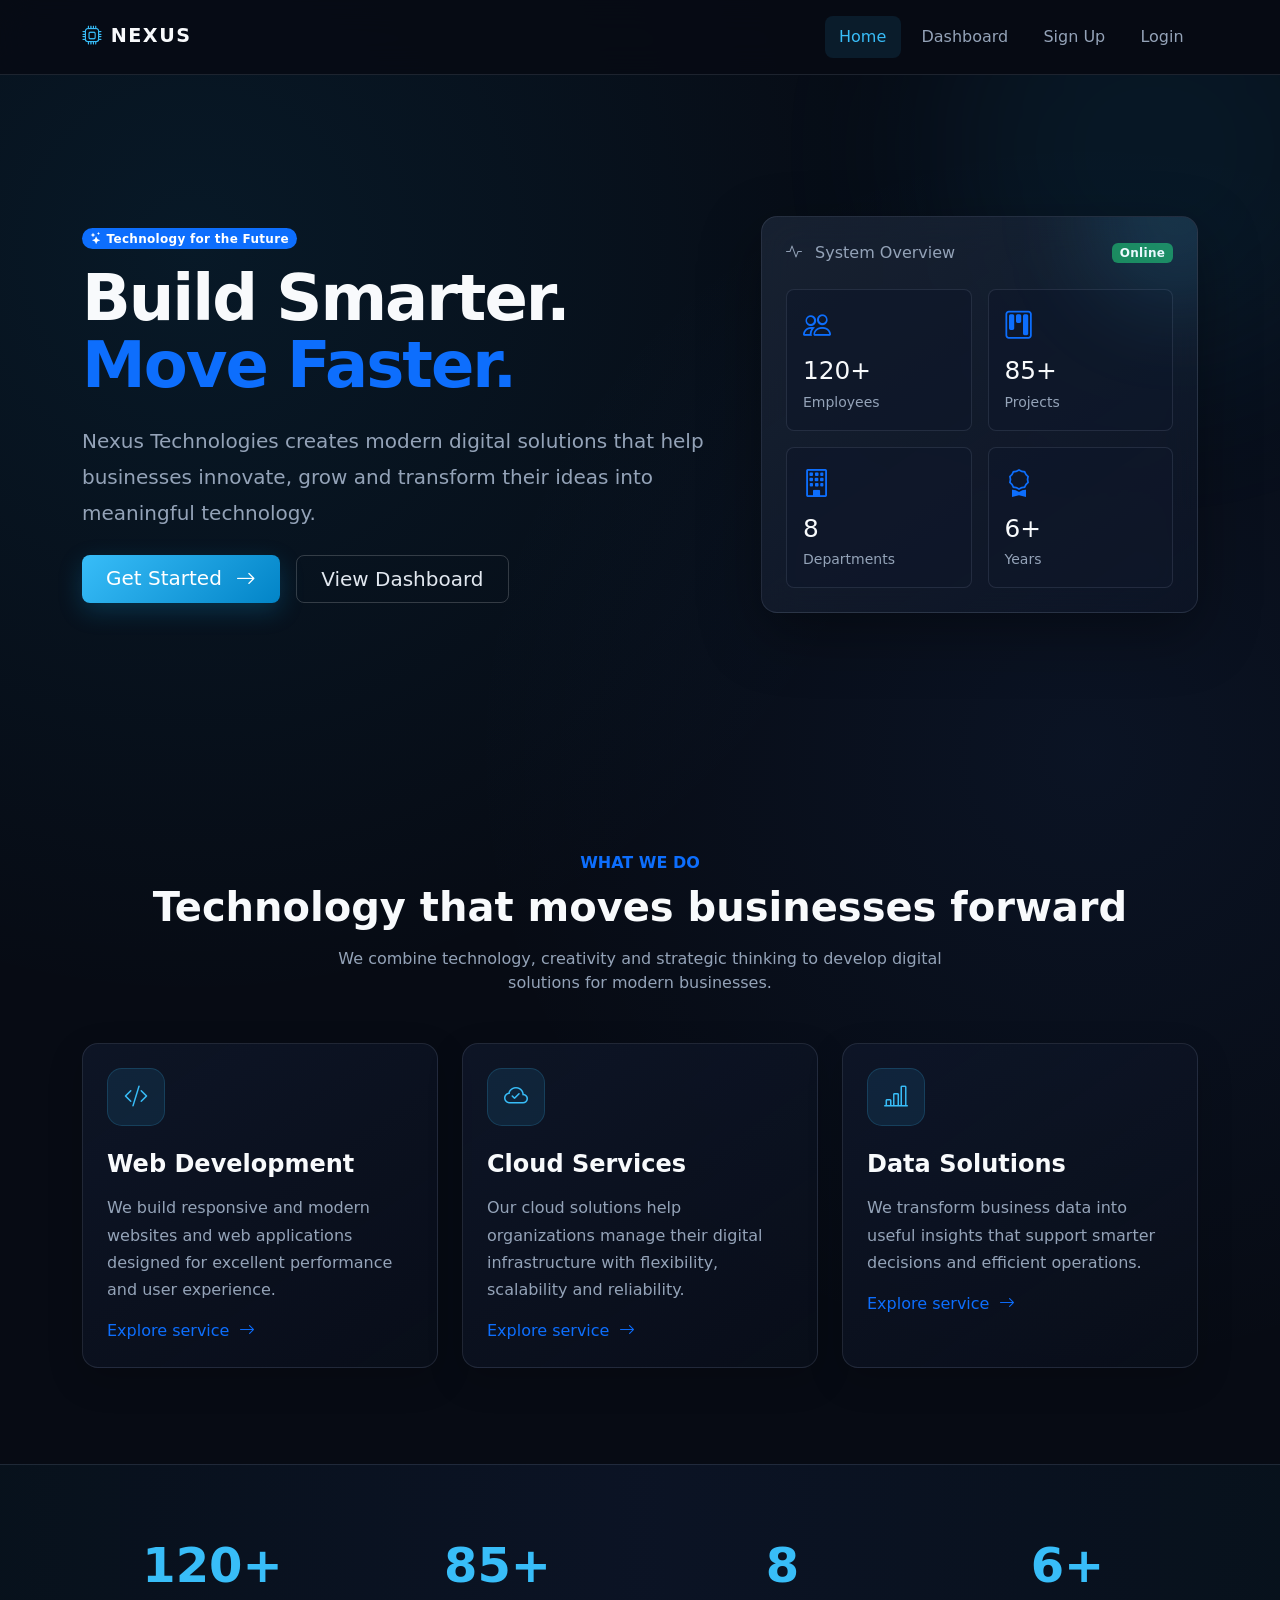
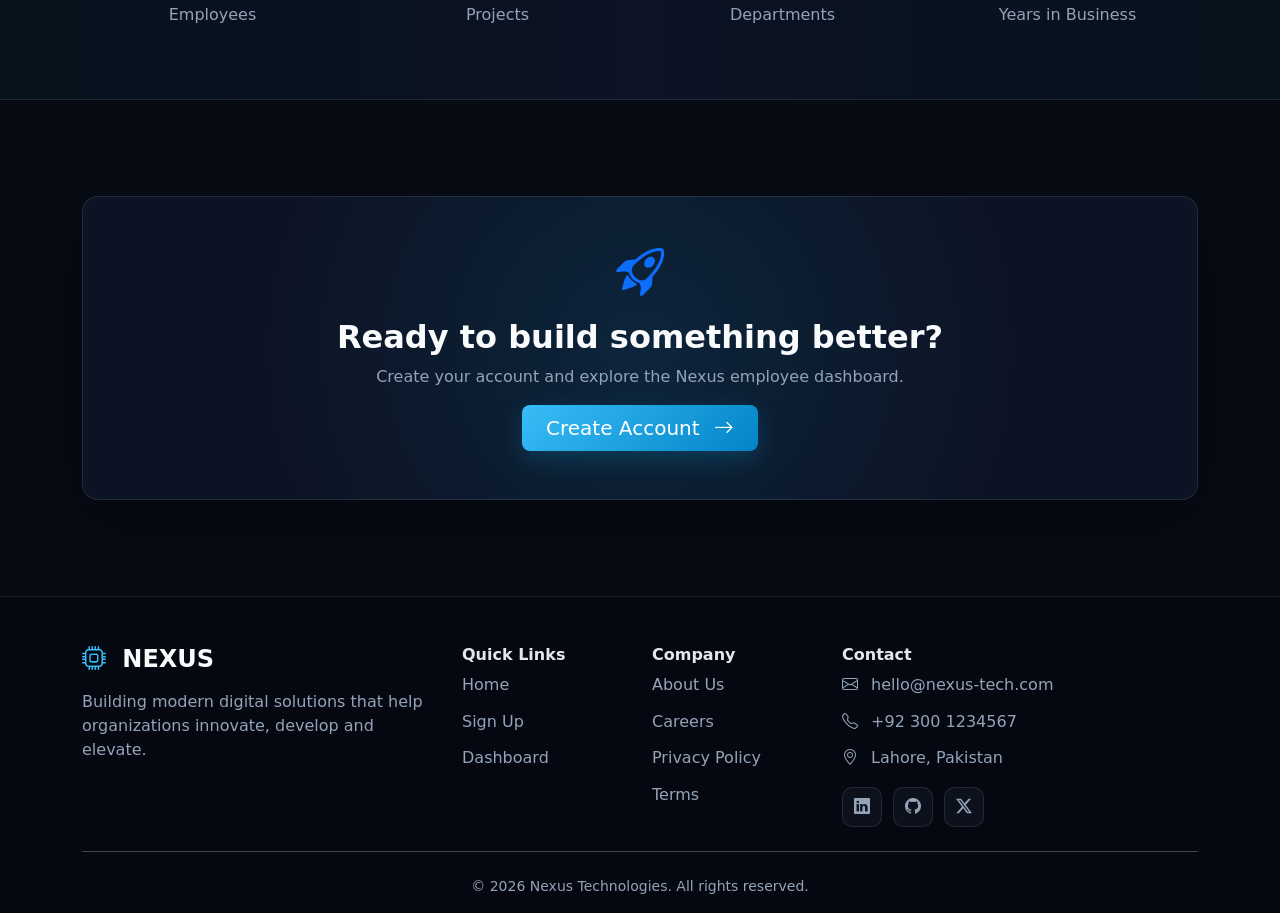
<file: index.html>
<!DOCTYPE html>
<html lang="en">
<head>
    <meta charset="UTF-8">
    <meta name="viewport" content="width=device-width, initial-scale=1.0">

    <title>Nexus Technologies | Innovate. Develop. Elevate.</title>

    <!-- Bootstrap 5 -->
    <link
        href="https://cdn.jsdelivr.net/npm/bootstrap@5.3.3/dist/css/bootstrap.min.css"
        rel="stylesheet"
    >

    <!-- Bootstrap Icons -->
    <link
        rel="stylesheet"
        href="https://cdn.jsdelivr.net/npm/bootstrap-icons@1.11.3/font/bootstrap-icons.min.css"
    >

    <!-- Custom CSS -->
    <link rel="stylesheet" href="style.css">
</head>

<body>

    <!-- ================= NAVBAR ================= -->
    <header>
        <nav class="navbar navbar-expand-lg navbar-dark bg-dark">
            <div class="container">

                <a class="navbar-brand fw-bold" href="index.html">
                    <i class="bi bi-cpu"></i>
                    NEXUS
                </a>

                <button
                    class="navbar-toggler"
                    type="button"
                    data-bs-toggle="collapse"
                    data-bs-target="#mainNavbar"
                    aria-controls="mainNavbar"
                    aria-expanded="false"
                    aria-label="Toggle navigation"
                >
                    <span class="navbar-toggler-icon"></span>
                </button>

                <div class="collapse navbar-collapse" id="mainNavbar">

                    <ul class="navbar-nav ms-auto align-items-lg-center">

                        <li class="nav-item">
                            <a class="nav-link active" href="index.html">
                                Home
                            </a>
                        </li>

                        <li class="nav-item">
                            <a class="nav-link" href="dashboard.html">
                                Dashboard
                            </a>
                        </li>

                        <li class="nav-item">
                            <a class="nav-link" href="signup.html">
                                Sign Up
                            </a>
                        </li>

                        <li class="nav-item">
                            <a class="nav-link" href="login.html">
                                Login
                            </a>
                        </li>

                    </ul>

                </div>
            </div>
        </nav>
    </header>


    <!-- ================= MAIN CONTENT ================= -->
    <main>

        <!-- HERO SECTION -->
        <section class="hero-section py-5">
            <div class="container py-5">

                <div class="row align-items-center g-5">

                    <div class="col-lg-7">

                        <span class="badge rounded-pill text-bg-primary mb-3">
                            <i class="bi bi-stars"></i>
                            Technology for the Future
                        </span>

                        <h1 class="display-3 fw-bold mb-4">
                            Build Smarter.
                            <span class="text-primary">Move Faster.</span>
                        </h1>

                        <p class="lead text-secondary mb-4">
                            Nexus Technologies creates modern digital solutions
                            that help businesses innovate, grow and transform
                            their ideas into meaningful technology.
                        </p>

                        <div class="d-flex flex-wrap gap-3">

                            <a href="signup.html" class="btn btn-primary btn-lg px-4">
                                Get Started
                                <i class="bi bi-arrow-right ms-2"></i>
                            </a>

                            <a href="dashboard.html" class="btn btn-outline-light btn-lg px-4">
                                View Dashboard
                            </a>

                        </div>

                    </div>


                    <div class="col-lg-5">

                        <div class="hero-card p-4 rounded-4">

                            <div class="d-flex justify-content-between align-items-center mb-4">
                                <span class="text-secondary">
                                    <i class="bi bi-activity me-2"></i>
                                    System Overview
                                </span>

                                <span class="badge text-bg-success">
                                    Online
                                </span>
                            </div>

                            <div class="row g-3">

                                <div class="col-6">
                                    <div class="stat-box p-3 rounded-3">
                                        <i class="bi bi-people fs-3 text-primary"></i>
                                        <h3 class="mt-2 mb-1">120+</h3>
                                        <small class="text-secondary">
                                            Employees
                                        </small>
                                    </div>
                                </div>

                                <div class="col-6">
                                    <div class="stat-box p-3 rounded-3">
                                        <i class="bi bi-kanban fs-3 text-primary"></i>
                                        <h3 class="mt-2 mb-1">85+</h3>
                                        <small class="text-secondary">
                                            Projects
                                        </small>
                                    </div>
                                </div>

                                <div class="col-6">
                                    <div class="stat-box p-3 rounded-3">
                                        <i class="bi bi-building fs-3 text-primary"></i>
                                        <h3 class="mt-2 mb-1">8</h3>
                                        <small class="text-secondary">
                                            Departments
                                        </small>
                                    </div>
                                </div>

                                <div class="col-6">
                                    <div class="stat-box p-3 rounded-3">
                                        <i class="bi bi-award fs-3 text-primary"></i>
                                        <h3 class="mt-2 mb-1">6+</h3>
                                        <small class="text-secondary">
                                            Years
                                        </small>
                                    </div>
                                </div>

                            </div>

                        </div>

                    </div>

                </div>

            </div>
        </section>


        <!-- SERVICES SECTION -->
        <section class="py-5">

            <div class="container py-5">

                <div class="text-center mb-5">

                    <span class="text-primary fw-semibold">
                        WHAT WE DO
                    </span>

                    <h2 class="display-6 fw-bold mt-2">
                        Technology that moves businesses forward
                    </h2>

                    <p class="text-secondary mx-auto mt-3" style="max-width: 650px;">
                        We combine technology, creativity and strategic thinking
                        to develop digital solutions for modern businesses.
                    </p>

                </div>


                <div class="row g-4">

                    <!-- SERVICE 1 -->
                    <div class="col-md-6 col-lg-4">

                        <div class="service-card h-100 p-4 rounded-4">

                            <div class="icon-box mb-4">
                                <i class="bi bi-code-slash"></i>
                            </div>

                            <h4 class="fw-bold">
                                Web Development
                            </h4>

                            <p class="text-secondary">
                                We build responsive and modern websites and
                                web applications designed for excellent
                                performance and user experience.
                            </p>

                            <a href="signup.html" class="text-primary text-decoration-none">
                                Explore service
                                <i class="bi bi-arrow-right ms-1"></i>
                            </a>

                        </div>

                    </div>


                    <!-- SERVICE 2 -->
                    <div class="col-md-6 col-lg-4">

                        <div class="service-card h-100 p-4 rounded-4">

                            <div class="icon-box mb-4">
                                <i class="bi bi-cloud-check"></i>
                            </div>

                            <h4 class="fw-bold">
                                Cloud Services
                            </h4>

                            <p class="text-secondary">
                                Our cloud solutions help organizations manage
                                their digital infrastructure with flexibility,
                                scalability and reliability.
                            </p>

                            <a href="signup.html" class="text-primary text-decoration-none">
                                Explore service
                                <i class="bi bi-arrow-right ms-1"></i>
                            </a>

                        </div>

                    </div>


                    <!-- SERVICE 3 -->
                    <div class="col-md-6 col-lg-4">

                        <div class="service-card h-100 p-4 rounded-4">

                            <div class="icon-box mb-4">
                                <i class="bi bi-bar-chart-line"></i>
                            </div>

                            <h4 class="fw-bold">
                                Data Solutions
                            </h4>

                            <p class="text-secondary">
                                We transform business data into useful insights
                                that support smarter decisions and efficient
                                operations.
                            </p>

                            <a href="signup.html" class="text-primary text-decoration-none">
                                Explore service
                                <i class="bi bi-arrow-right ms-1"></i>
                            </a>

                        </div>

                    </div>

                </div>

            </div>

        </section>


        <!-- NUMBERS SECTION -->
        <section class="numbers-section py-5">

            <div class="container py-4">

                <div class="row text-center g-4">

                    <div class="col-6 col-lg-3">
                        <h2 class="display-5 fw-bold">120+</h2>
                        <p class="text-secondary mb-0">
                            Employees
                        </p>
                    </div>

                    <div class="col-6 col-lg-3">
                        <h2 class="display-5 fw-bold">85+</h2>
                        <p class="text-secondary mb-0">
                            Projects
                        </p>
                    </div>

                    <div class="col-6 col-lg-3">
                        <h2 class="display-5 fw-bold">8</h2>
                        <p class="text-secondary mb-0">
                            Departments
                        </p>
                    </div>

                    <div class="col-6 col-lg-3">
                        <h2 class="display-5 fw-bold">6+</h2>
                        <p class="text-secondary mb-0">
                            Years in Business
                        </p>
                    </div>

                </div>

            </div>

        </section>


        <!-- CTA SECTION -->
        <section class="py-5">

            <div class="container py-5">

                <div class="cta-card rounded-4 p-5 text-center">

                    <i class="bi bi-rocket-takeoff display-5 text-primary"></i>

                    <h2 class="fw-bold mt-3">
                        Ready to build something better?
                    </h2>

                    <p class="text-secondary mx-auto" style="max-width: 600px;">
                        Create your account and explore the Nexus employee
                        dashboard.
                    </p>

                    <a href="signup.html" class="btn btn-primary btn-lg px-4">
                        Create Account
                        <i class="bi bi-arrow-right ms-2"></i>
                    </a>

                </div>

            </div>

        </section>

    </main>


    <!-- ================= FOOTER ================= -->
    <footer class="footer-section pt-5 pb-3">

        <div class="container">

            <div class="row g-4">

                <div class="col-lg-4">

                    <h4 class="fw-bold">
                        <i class="bi bi-cpu me-2"></i>
                        NEXUS
                    </h4>

                    <p class="text-secondary mt-3">
                        Building modern digital solutions that help
                        organizations innovate, develop and elevate.
                    </p>

                </div>


                <div class="col-6 col-lg-2">

                    <h6 class="fw-bold">
                        Quick Links
                    </h6>

                    <ul class="list-unstyled footer-links">

                        <li>
                            <a href="index.html">Home</a>
                        </li>

                        <li>
                            <a href="signup.html">Sign Up</a>
                        </li>

                        <li>
                            <a href="dashboard.html">Dashboard</a>
                        </li>

                    </ul>

                </div>


                <div class="col-6 col-lg-2">

                    <h6 class="fw-bold">
                        Company
                    </h6>

                    <ul class="list-unstyled footer-links">

                        <li>
                            <a href="#">About Us</a>
                        </li>

                        <li>
                            <a href="#">Careers</a>
                        </li>

                        <li>
                            <a href="#">Privacy Policy</a>
                        </li>

                        <li>
                            <a href="#">Terms</a>
                        </li>

                    </ul>

                </div>


                <div class="col-lg-4">

                    <h6 class="fw-bold">
                        Contact
                    </h6>

                    <ul class="list-unstyled footer-links">

                        <li>
                            <i class="bi bi-envelope me-2"></i>
                            hello@nexus-tech.com
                        </li>

                        <li>
                            <i class="bi bi-telephone me-2"></i>
                            +92 300 1234567
                        </li>

                        <li>
                            <i class="bi bi-geo-alt me-2"></i>
                            Lahore, Pakistan
                        </li>

                    </ul>

                    <div class="social-links mt-3">

                        <a href="#" aria-label="LinkedIn">
                            <i class="bi bi-linkedin"></i>
                        </a>

                        <a href="#" aria-label="GitHub">
                            <i class="bi bi-github"></i>
                        </a>

                        <a href="#" aria-label="X">
                            <i class="bi bi-twitter-x"></i>
                        </a>

                    </div>

                </div>

            </div>


            <hr class="my-4">

            <div class="text-center text-secondary small">
                © 2026 Nexus Technologies. All rights reserved.
            </div>

        </div>

    </footer>


    <!-- Bootstrap JavaScript -->
    <script
        src="https://cdn.jsdelivr.net/npm/bootstrap@5.3.3/dist/js/bootstrap.bundle.min.js">
    </script>

</body>
</html>
</file>
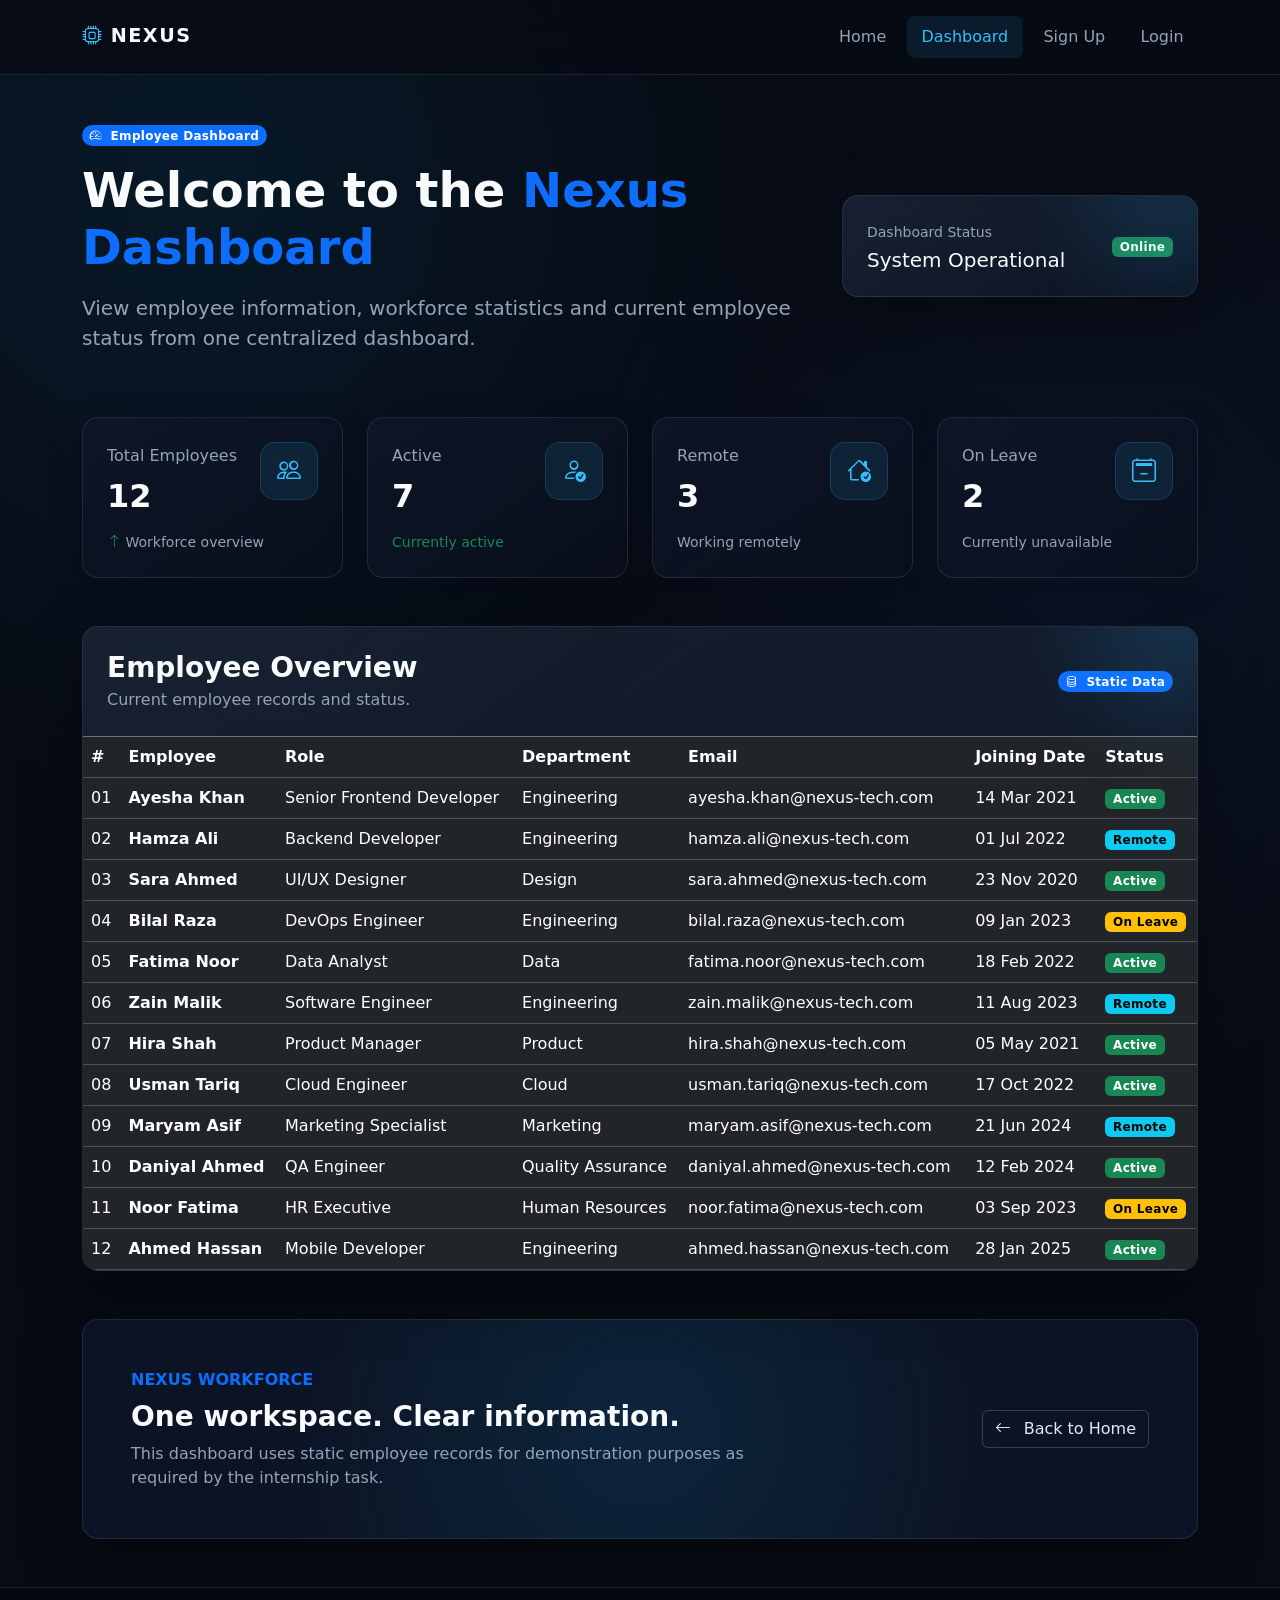
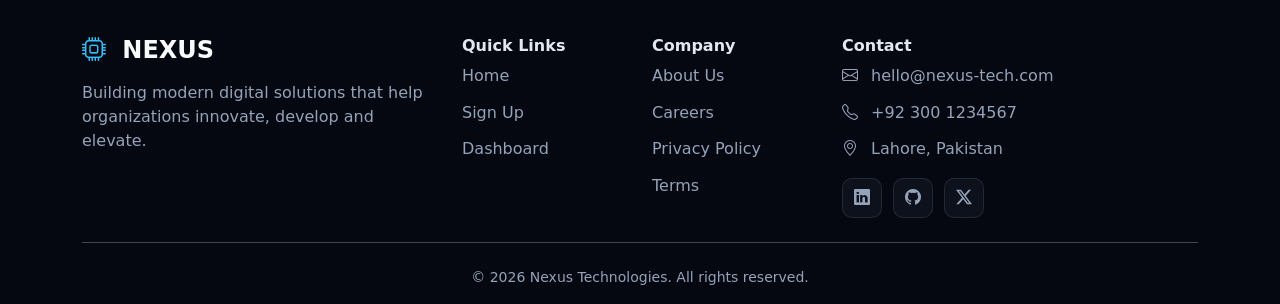
<file: dashboard.html>
<!DOCTYPE html>
<html lang="en">

<head>

    <meta charset="UTF-8">
    <meta name="viewport" content="width=device-width, initial-scale=1.0">

    <title>Dashboard | Nexus Technologies</title>

    <!-- Bootstrap 5 -->
    <link
        href="https://cdn.jsdelivr.net/npm/bootstrap@5.3.3/dist/css/bootstrap.min.css"
        rel="stylesheet"
    >

    <!-- Bootstrap Icons -->
    <link
        rel="stylesheet"
        href="https://cdn.jsdelivr.net/npm/bootstrap-icons@1.11.3/font/bootstrap-icons.min.css"
    >

    <!-- Shared CSS -->
    <link rel="stylesheet" href="style.css">

</head>


<body>


    <!-- =====================================================
         NAVBAR
         ===================================================== -->

    <header>

        <nav class="navbar navbar-expand-lg navbar-dark bg-dark">

            <div class="container">

                <a
                    class="navbar-brand fw-bold"
                    href="index.html"
                >
                    <i class="bi bi-cpu"></i>
                    NEXUS
                </a>


                <button
                    class="navbar-toggler"
                    type="button"
                    data-bs-toggle="collapse"
                    data-bs-target="#mainNavbar"
                    aria-controls="mainNavbar"
                    aria-expanded="false"
                    aria-label="Toggle navigation"
                >

                    <span class="navbar-toggler-icon"></span>

                </button>


                <div
                    class="collapse navbar-collapse"
                    id="mainNavbar"
                >

                    <ul class="navbar-nav ms-auto align-items-lg-center">

                        <li class="nav-item">

                            <a
                                class="nav-link"
                                href="index.html"
                            >
                                Home
                            </a>

                        </li>


                        <li class="nav-item">

                            <a
                                class="nav-link active"
                                href="dashboard.html"
                            >
                                Dashboard
                            </a>

                        </li>


                        <li class="nav-item">

                            <a
                                class="nav-link"
                                href="signup.html"
                            >
                                Sign Up
                            </a>

                        </li>


                        <li class="nav-item">

                            <a
                                class="nav-link"
                                href="login.html"
                            >
                                Login
                            </a>

                        </li>

                    </ul>

                </div>

            </div>

        </nav>

    </header>



    <!-- =====================================================
         MAIN
         ===================================================== -->

    <main>


        <!-- =================================================
             DASHBOARD HEADER
             ================================================= -->

        <section class="py-5">

            <div class="container">

                <div class="row align-items-center g-4">

                    <div class="col-lg-8">

                        <span class="badge rounded-pill text-bg-primary mb-3">

                            <i class="bi bi-speedometer2 me-1"></i>

                            Employee Dashboard

                        </span>


                        <h1 class="display-5 fw-bold">

                            Welcome to the
                            <span class="text-primary">
                                Nexus Dashboard
                            </span>

                        </h1>


                        <p class="lead text-secondary mt-3">

                            View employee information, workforce
                            statistics and current employee status
                            from one centralized dashboard.

                        </p>

                    </div>


                    <div class="col-lg-4">

                        <div class="hero-card rounded-4 p-4">

                            <div
                                class="d-flex justify-content-between align-items-center"
                            >

                                <div>

                                    <small class="text-secondary">
                                        Dashboard Status
                                    </small>

                                    <h5 class="mb-0 mt-1">
                                        System Operational
                                    </h5>

                                </div>


                                <div>

                                    <span class="badge text-bg-success">
                                        Online
                                    </span>

                                </div>

                            </div>

                        </div>

                    </div>

                </div>

            </div>

        </section>



        <!-- =================================================
             SUMMARY CARDS
             ================================================= -->

        <section class="pb-5">

            <div class="container">

                <div class="row g-4">


                    <!-- TOTAL EMPLOYEES -->

                    <div class="col-sm-6 col-xl-3">

                        <div class="service-card h-100 rounded-4 p-4">

                            <div
                                class="d-flex justify-content-between align-items-start"
                            >

                                <div>

                                    <p class="text-secondary mb-2">
                                        Total Employees
                                    </p>

                                    <h2 class="fw-bold mb-0">
                                        12
                                    </h2>

                                </div>


                                <div class="icon-box">

                                    <i class="bi bi-people"></i>

                                </div>

                            </div>

                            <small class="text-secondary d-block mt-3">

                                <i class="bi bi-arrow-up text-success"></i>

                                Workforce overview

                            </small>

                        </div>

                    </div>



                    <!-- ACTIVE -->

                    <div class="col-sm-6 col-xl-3">

                        <div class="service-card h-100 rounded-4 p-4">

                            <div
                                class="d-flex justify-content-between align-items-start"
                            >

                                <div>

                                    <p class="text-secondary mb-2">
                                        Active
                                    </p>

                                    <h2 class="fw-bold mb-0">
                                        7
                                    </h2>

                                </div>


                                <div class="icon-box">

                                    <i class="bi bi-person-check"></i>

                                </div>

                            </div>

                            <small class="text-secondary d-block mt-3">

                                <span class="text-success">
                                    Currently active
                                </span>

                            </small>

                        </div>

                    </div>



                    <!-- REMOTE -->

                    <div class="col-sm-6 col-xl-3">

                        <div class="service-card h-100 rounded-4 p-4">

                            <div
                                class="d-flex justify-content-between align-items-start"
                            >

                                <div>

                                    <p class="text-secondary mb-2">
                                        Remote
                                    </p>

                                    <h2 class="fw-bold mb-0">
                                        3
                                    </h2>

                                </div>


                                <div class="icon-box">

                                    <i class="bi bi-house-check"></i>

                                </div>

                            </div>

                            <small class="text-secondary d-block mt-3">

                                Working remotely

                            </small>

                        </div>

                    </div>



                    <!-- ON LEAVE -->

                    <div class="col-sm-6 col-xl-3">

                        <div class="service-card h-100 rounded-4 p-4">

                            <div
                                class="d-flex justify-content-between align-items-start"
                            >

                                <div>

                                    <p class="text-secondary mb-2">
                                        On Leave
                                    </p>

                                    <h2 class="fw-bold mb-0">
                                        2
                                    </h2>

                                </div>


                                <div class="icon-box">

                                    <i class="bi bi-calendar2-minus"></i>

                                </div>

                            </div>

                            <small class="text-secondary d-block mt-3">

                                Currently unavailable

                            </small>

                        </div>

                    </div>

                </div>

            </div>

        </section>



        <!-- =================================================
             EMPLOYEE TABLE
             ================================================= -->

        <section class="pb-5">

            <div class="container">


                <div class="hero-card rounded-4 overflow-hidden">


                    <!-- TABLE HEADER -->

                    <div class="p-4 border-bottom border-secondary">

                        <div
                            class="d-flex flex-column flex-md-row justify-content-between align-items-md-center gap-3"
                        >

                            <div>

                                <h3 class="fw-bold mb-1">
                                    Employee Overview
                                </h3>

                                <p class="text-secondary mb-0">
                                    Current employee records and status.
                                </p>

                            </div>


                            <span class="badge rounded-pill text-bg-primary">

                                <i class="bi bi-database me-1"></i>

                                Static Data

                            </span>

                        </div>

                    </div>



                    <!-- RESPONSIVE TABLE -->

                    <div class="table-responsive">

                        <table
                            class="table table-dark table-hover align-middle mb-0"
                        >

                            <thead>

                                <tr>

                                    <th scope="col">
                                        #
                                    </th>

                                    <th scope="col">
                                        Employee
                                    </th>

                                    <th scope="col">
                                        Role
                                    </th>

                                    <th scope="col">
                                        Department
                                    </th>

                                    <th scope="col">
                                        Email
                                    </th>

                                    <th scope="col">
                                        Joining Date
                                    </th>

                                    <th scope="col">
                                        Status
                                    </th>

                                </tr>

                            </thead>


                            <tbody>


                                <!-- EMPLOYEE 1 -->

                                <tr>

                                    <td>
                                        01
                                    </td>

                                    <td class="fw-semibold">
                                        Ayesha Khan
                                    </td>

                                    <td>
                                        Senior Frontend Developer
                                    </td>

                                    <td>
                                        Engineering
                                    </td>

                                    <td>
                                        ayesha.khan@nexus-tech.com
                                    </td>

                                    <td>
                                        14 Mar 2021
                                    </td>

                                    <td>

                                        <span class="badge text-bg-success">
                                            Active
                                        </span>

                                    </td>

                                </tr>



                                <!-- EMPLOYEE 2 -->

                                <tr>

                                    <td>
                                        02
                                    </td>

                                    <td class="fw-semibold">
                                        Hamza Ali
                                    </td>

                                    <td>
                                        Backend Developer
                                    </td>

                                    <td>
                                        Engineering
                                    </td>

                                    <td>
                                        hamza.ali@nexus-tech.com
                                    </td>

                                    <td>
                                        01 Jul 2022
                                    </td>

                                    <td>

                                        <span class="badge text-bg-info">
                                            Remote
                                        </span>

                                    </td>

                                </tr>



                                <!-- EMPLOYEE 3 -->

                                <tr>

                                    <td>
                                        03
                                    </td>

                                    <td class="fw-semibold">
                                        Sara Ahmed
                                    </td>

                                    <td>
                                        UI/UX Designer
                                    </td>

                                    <td>
                                        Design
                                    </td>

                                    <td>
                                        sara.ahmed@nexus-tech.com
                                    </td>

                                    <td>
                                        23 Nov 2020
                                    </td>

                                    <td>

                                        <span class="badge text-bg-success">
                                            Active
                                        </span>

                                    </td>

                                </tr>



                                <!-- EMPLOYEE 4 -->

                                <tr>

                                    <td>
                                        04
                                    </td>

                                    <td class="fw-semibold">
                                        Bilal Raza
                                    </td>

                                    <td>
                                        DevOps Engineer
                                    </td>

                                    <td>
                                        Engineering
                                    </td>

                                    <td>
                                        bilal.raza@nexus-tech.com
                                    </td>

                                    <td>
                                        09 Jan 2023
                                    </td>

                                    <td>

                                        <span class="badge text-bg-warning">
                                            On Leave
                                        </span>

                                    </td>

                                </tr>



                                <!-- EMPLOYEE 5 -->

                                <tr>

                                    <td>
                                        05
                                    </td>

                                    <td class="fw-semibold">
                                        Fatima Noor
                                    </td>

                                    <td>
                                        Data Analyst
                                    </td>

                                    <td>
                                        Data
                                    </td>

                                    <td>
                                        fatima.noor@nexus-tech.com
                                    </td>

                                    <td>
                                        18 Feb 2022
                                    </td>

                                    <td>

                                        <span class="badge text-bg-success">
                                            Active
                                        </span>

                                    </td>

                                </tr>



                                <!-- EMPLOYEE 6 -->

                                <tr>

                                    <td>
                                        06
                                    </td>

                                    <td class="fw-semibold">
                                        Zain Malik
                                    </td>

                                    <td>
                                        Software Engineer
                                    </td>

                                    <td>
                                        Engineering
                                    </td>

                                    <td>
                                        zain.malik@nexus-tech.com
                                    </td>

                                    <td>
                                        11 Aug 2023
                                    </td>

                                    <td>

                                        <span class="badge text-bg-info">
                                            Remote
                                        </span>

                                    </td>

                                </tr>



                                <!-- EMPLOYEE 7 -->

                                <tr>

                                    <td>
                                        07
                                    </td>

                                    <td class="fw-semibold">
                                        Hira Shah
                                    </td>

                                    <td>
                                        Product Manager
                                    </td>

                                    <td>
                                        Product
                                    </td>

                                    <td>
                                        hira.shah@nexus-tech.com
                                    </td>

                                    <td>
                                        05 May 2021
                                    </td>

                                    <td>

                                        <span class="badge text-bg-success">
                                            Active
                                        </span>

                                    </td>

                                </tr>



                                <!-- EMPLOYEE 8 -->

                                <tr>

                                    <td>
                                        08
                                    </td>

                                    <td class="fw-semibold">
                                        Usman Tariq
                                    </td>

                                    <td>
                                        Cloud Engineer
                                    </td>

                                    <td>
                                        Cloud
                                    </td>

                                    <td>
                                        usman.tariq@nexus-tech.com
                                    </td>

                                    <td>
                                        17 Oct 2022
                                    </td>

                                    <td>

                                        <span class="badge text-bg-success">
                                            Active
                                        </span>

                                    </td>

                                </tr>



                                <!-- EMPLOYEE 9 -->

                                <tr>

                                    <td>
                                        09
                                    </td>

                                    <td class="fw-semibold">
                                        Maryam Asif
                                    </td>

                                    <td>
                                        Marketing Specialist
                                    </td>

                                    <td>
                                        Marketing
                                    </td>

                                    <td>
                                        maryam.asif@nexus-tech.com
                                    </td>

                                    <td>
                                        21 Jun 2024
                                    </td>

                                    <td>

                                        <span class="badge text-bg-info">
                                            Remote
                                        </span>

                                    </td>

                                </tr>



                                <!-- EMPLOYEE 10 -->

                                <tr>

                                    <td>
                                        10
                                    </td>

                                    <td class="fw-semibold">
                                        Daniyal Ahmed
                                    </td>

                                    <td>
                                        QA Engineer
                                    </td>

                                    <td>
                                        Quality Assurance
                                    </td>

                                    <td>
                                        daniyal.ahmed@nexus-tech.com
                                    </td>

                                    <td>
                                        12 Feb 2024
                                    </td>

                                    <td>

                                        <span class="badge text-bg-success">
                                            Active
                                        </span>

                                    </td>

                                </tr>



                                <!-- EMPLOYEE 11 -->

                                <tr>

                                    <td>
                                        11
                                    </td>

                                    <td class="fw-semibold">
                                        Noor Fatima
                                    </td>

                                    <td>
                                        HR Executive
                                    </td>

                                    <td>
                                        Human Resources
                                    </td>

                                    <td>
                                        noor.fatima@nexus-tech.com
                                    </td>

                                    <td>
                                        03 Sep 2023
                                    </td>

                                    <td>

                                        <span class="badge text-bg-warning">
                                            On Leave
                                        </span>

                                    </td>

                                </tr>



                                <!-- EMPLOYEE 12 -->

                                <tr>

                                    <td>
                                        12
                                    </td>

                                    <td class="fw-semibold">
                                        Ahmed Hassan
                                    </td>

                                    <td>
                                        Mobile Developer
                                    </td>

                                    <td>
                                        Engineering
                                    </td>

                                    <td>
                                        ahmed.hassan@nexus-tech.com
                                    </td>

                                    <td>
                                        28 Jan 2025
                                    </td>

                                    <td>

                                        <span class="badge text-bg-success">
                                            Active
                                        </span>

                                    </td>

                                </tr>


                            </tbody>

                        </table>

                    </div>

                </div>

            </div>

        </section>



        <!-- =================================================
             INFORMATION SECTION
             ================================================= -->

        <section class="pb-5">

            <div class="container">

                <div class="cta-card rounded-4 p-4 p-md-5">

                    <div class="row align-items-center g-4">

                        <div class="col-lg-8">

                            <span class="text-primary fw-semibold">
                                NEXUS WORKFORCE
                            </span>

                            <h3 class="fw-bold mt-2">
                                One workspace. Clear information.
                            </h3>

                            <p class="text-secondary mb-0">
                                This dashboard uses static employee records
                                for demonstration purposes as required by
                                the internship task.
                            </p>

                        </div>


                        <div class="col-lg-4 text-lg-end">

                            <a
                                href="index.html"
                                class="btn btn-outline-light"
                            >

                                <i class="bi bi-arrow-left me-2"></i>

                                Back to Home

                            </a>

                        </div>

                    </div>

                </div>

            </div>

        </section>

    </main>



    <!-- =====================================================
         FOOTER
         ===================================================== -->

    <footer class="footer-section pt-5 pb-3">

        <div class="container">

            <div class="row g-4">


                <!-- COMPANY -->

                <div class="col-lg-4">

                    <h4 class="fw-bold">

                        <i class="bi bi-cpu me-2"></i>

                        NEXUS

                    </h4>

                    <p class="text-secondary mt-3">

                        Building modern digital solutions that help
                        organizations innovate, develop and elevate.

                    </p>

                </div>



                <!-- QUICK LINKS -->

                <div class="col-6 col-lg-2">

                    <h6 class="fw-bold">
                        Quick Links
                    </h6>

                    <ul class="list-unstyled footer-links">

                        <li>
                            <a href="index.html">
                                Home
                            </a>
                        </li>

                        <li>
                            <a href="signup.html">
                                Sign Up
                            </a>
                        </li>

                        <li>
                            <a href="dashboard.html">
                                Dashboard
                            </a>
                        </li>

                    </ul>

                </div>



                <!-- COMPANY LINKS -->

                <div class="col-6 col-lg-2">

                    <h6 class="fw-bold">
                        Company
                    </h6>

                    <ul class="list-unstyled footer-links">

                        <li>
                            <a href="#">
                                About Us
                            </a>
                        </li>

                        <li>
                            <a href="#">
                                Careers
                            </a>
                        </li>

                        <li>
                            <a href="#">
                                Privacy Policy
                            </a>
                        </li>

                        <li>
                            <a href="#">
                                Terms
                            </a>
                        </li>

                    </ul>

                </div>



                <!-- CONTACT -->

                <div class="col-lg-4">

                    <h6 class="fw-bold">
                        Contact
                    </h6>

                    <ul class="list-unstyled footer-links">

                        <li>

                            <i class="bi bi-envelope me-2"></i>

                            hello@nexus-tech.com

                        </li>


                        <li>

                            <i class="bi bi-telephone me-2"></i>

                            +92 300 1234567

                        </li>


                        <li>

                            <i class="bi bi-geo-alt me-2"></i>

                            Lahore, Pakistan

                        </li>

                    </ul>


                    <div class="social-links mt-3">

                        <a
                            href="#"
                            aria-label="LinkedIn"
                        >
                            <i class="bi bi-linkedin"></i>
                        </a>


                        <a
                            href="#"
                            aria-label="GitHub"
                        >
                            <i class="bi bi-github"></i>
                        </a>


                        <a
                            href="#"
                            aria-label="X"
                        >
                            <i class="bi bi-twitter-x"></i>
                        </a>

                    </div>

                </div>

            </div>


            <hr class="my-4">


            <div class="text-center text-secondary small">

                © 2026 Nexus Technologies.
                All rights reserved.

            </div>

        </div>

    </footer>



    <!-- Bootstrap JavaScript -->

    <script
        src="https://cdn.jsdelivr.net/npm/bootstrap@5.3.3/dist/js/bootstrap.bundle.min.js">
    </script>


</body>

</html>
</file>
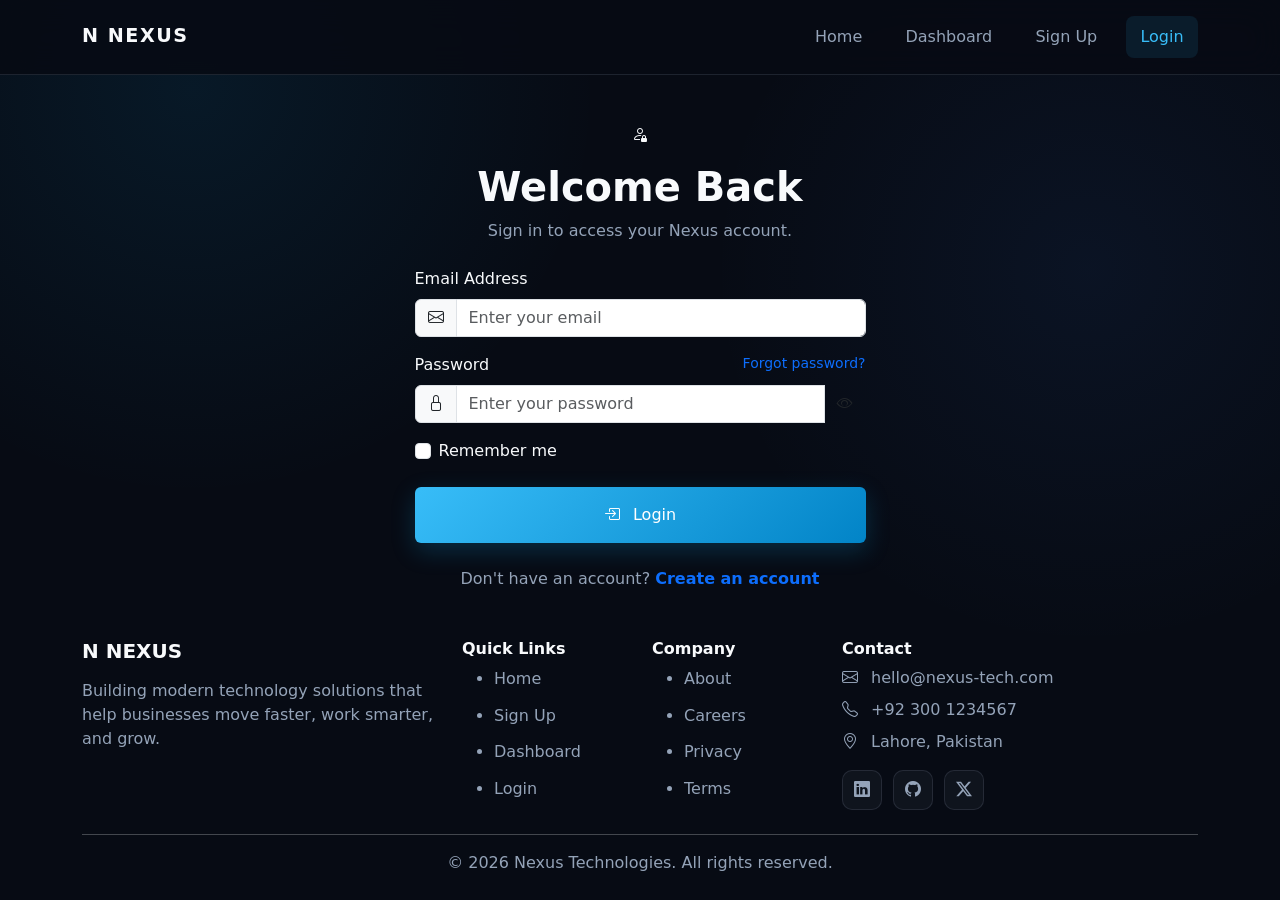
<file: login.html>
<!DOCTYPE html>
<html lang="en">
<head>
    <meta charset="UTF-8">
    <meta name="viewport" content="width=device-width, initial-scale=1.0">

    <title>Login | Nexus Technologies</title>

    <link
        href="https://cdn.jsdelivr.net/npm/bootstrap@5.3.3/dist/css/bootstrap.min.css"
        rel="stylesheet"
    >

    <link
        rel="stylesheet"
        href="https://cdn.jsdelivr.net/npm/bootstrap-icons@1.11.3/font/bootstrap-icons.min.css"
    >

    <link rel="stylesheet" href="style.css">
</head>

<body>

<!-- Navbar -->
<nav class="navbar navbar-expand-lg navbar-dark sticky-top">
    <div class="container">

        <a class="navbar-brand fw-bold" href="index.html">
            <span class="brand-mark">N</span>
            NEXUS
        </a>

        <button
            class="navbar-toggler"
            type="button"
            data-bs-toggle="collapse"
            data-bs-target="#mainNavbar"
            aria-controls="mainNavbar"
            aria-expanded="false"
            aria-label="Toggle navigation"
        >
            <span class="navbar-toggler-icon"></span>
        </button>

        <div class="collapse navbar-collapse" id="mainNavbar">

            <ul class="navbar-nav ms-auto align-items-lg-center gap-lg-2">

                <li class="nav-item">
                    <a class="nav-link" href="index.html">
                        Home
                    </a>
                </li>

                <li class="nav-item">
                    <a class="nav-link" href="dashboard.html">
                        Dashboard
                    </a>
                </li>

                <li class="nav-item">
                    <a class="nav-link" href="signup.html">
                        Sign Up
                    </a>
                </li>

                <li class="nav-item">
                    <a class="nav-link active" href="login.html">
                        Login
                    </a>
                </li>

            </ul>

        </div>
    </div>
</nav>


<!-- Login Section -->
<main>

    <section class="auth-section py-5">

        <div class="container">

            <div class="row justify-content-center align-items-center min-vh-75">

                <div class="col-lg-5 col-md-7">

                    <div class="auth-card">

                        <div class="text-center mb-4">

                            <div class="auth-icon">
                                <i class="bi bi-person-lock"></i>
                            </div>

                            <h1 class="fw-bold mt-3">
                                Welcome Back
                            </h1>

                            <p class="text-secondary">
                                Sign in to access your Nexus account.
                            </p>

                        </div>


                        <!-- Login Form -->
                        <form id="loginForm" novalidate>

                            <!-- Email -->
                            <div class="mb-3">

                                <label for="email" class="form-label">
                                    Email Address
                                </label>

                                <div class="input-group">

                                    <span class="input-group-text">
                                        <i class="bi bi-envelope"></i>
                                    </span>

                                    <input
                                        type="email"
                                        class="form-control"
                                        id="email"
                                        placeholder="Enter your email"
                                        required
                                    >

                                </div>

                                <div class="invalid-feedback">
                                    Please enter a valid email address.
                                </div>

                            </div>


                            <!-- Password -->
                            <div class="mb-3">

                                <div class="d-flex justify-content-between">

                                    <label for="password" class="form-label">
                                        Password
                                    </label>

                                    <a href="#" class="small text-decoration-none">
                                        Forgot password?
                                    </a>

                                </div>

                                <div class="input-group">

                                    <span class="input-group-text">
                                        <i class="bi bi-lock"></i>
                                    </span>

                                    <input
                                        type="password"
                                        class="form-control"
                                        id="password"
                                        placeholder="Enter your password"
                                        required
                                        minlength="6"
                                    >

                                    <button
                                        class="btn password-toggle"
                                        type="button"
                                        id="togglePassword"
                                    >
                                        <i class="bi bi-eye"></i>
                                    </button>

                                </div>

                                <div class="invalid-feedback">
                                    Password must contain at least 6 characters.
                                </div>

                            </div>


                            <!-- Remember Me -->
                            <div class="form-check mb-4">

                                <input
                                    class="form-check-input"
                                    type="checkbox"
                                    id="remember"
                                >

                                <label
                                    class="form-check-label"
                                    for="remember"
                                >
                                    Remember me
                                </label>

                            </div>


                            <!-- Login Button -->
                            <button
                                type="submit"
                                class="btn btn-primary w-100 py-3"
                            >
                                <i class="bi bi-box-arrow-in-right me-2"></i>
                                Login
                            </button>


                            <!-- Success Message -->
                            <div
                                id="loginSuccess"
                                class="alert alert-success mt-3 d-none"
                                role="alert"
                            >
                                Login successful! Redirecting to dashboard...
                            </div>

                        </form>


                        <!-- Signup Link -->
                        <div class="text-center mt-4">

                            <p class="text-secondary mb-0">
                                Don't have an account?

                                <a
                                    href="signup.html"
                                    class="text-decoration-none fw-semibold"
                                >
                                    Create an account
                                </a>
                            </p>

                        </div>

                    </div>

                </div>

            </div>

        </div>

    </section>

</main>


<!-- Footer -->
<footer class="site-footer">

    <div class="container">

        <div class="row g-4">

            <!-- Company -->
            <div class="col-lg-4">

                <h5 class="fw-bold">
                    <span class="brand-mark">N</span>
                    NEXUS
                </h5>

                <p class="text-secondary mt-3">
                    Building modern technology solutions that help
                    businesses move faster, work smarter, and grow.
                </p>

            </div>


            <!-- Quick Links -->
            <div class="col-md-4 col-lg-2">

                <h6 class="fw-bold">
                    Quick Links
                </h6>

                <ul class="footer-links">

                    <li>
                        <a href="index.html">Home</a>
                    </li>

                    <li>
                        <a href="signup.html">Sign Up</a>
                    </li>

                    <li>
                        <a href="dashboard.html">Dashboard</a>
                    </li>

                    <li>
                        <a href="login.html">Login</a>
                    </li>

                </ul>

            </div>


            <!-- Company -->
            <div class="col-md-4 col-lg-2">

                <h6 class="fw-bold">
                    Company
                </h6>

                <ul class="footer-links">

                    <li>
                        <a href="#">About</a>
                    </li>

                    <li>
                        <a href="#">Careers</a>
                    </li>

                    <li>
                        <a href="#">Privacy</a>
                    </li>

                    <li>
                        <a href="#">Terms</a>
                    </li>

                </ul>

            </div>


            <!-- Contact -->
            <div class="col-md-4 col-lg-4">

                <h6 class="fw-bold">
                    Contact
                </h6>

                <p class="text-secondary mb-2">
                    <i class="bi bi-envelope me-2"></i>
                    hello@nexus-tech.com
                </p>

                <p class="text-secondary mb-2">
                    <i class="bi bi-telephone me-2"></i>
                    +92 300 1234567
                </p>

                <p class="text-secondary">
                    <i class="bi bi-geo-alt me-2"></i>
                    Lahore, Pakistan
                </p>


                <div class="social-links mt-3">

                    <a href="#" aria-label="LinkedIn">
                        <i class="bi bi-linkedin"></i>
                    </a>

                    <a href="#" aria-label="GitHub">
                        <i class="bi bi-github"></i>
                    </a>

                    <a href="#" aria-label="X">
                        <i class="bi bi-twitter-x"></i>
                    </a>

                </div>

            </div>

        </div>


        <hr class="footer-line">


        <div class="text-center">

            <p class="text-secondary mb-0">
                © 2026 Nexus Technologies. All rights reserved.
            </p>

        </div>

    </div>

</footer>


<!-- Bootstrap JS -->
<script src="https://cdn.jsdelivr.net/npm/bootstrap@5.3.3/dist/js/bootstrap.bundle.min.js"></script>


<!-- Login JavaScript -->
<script>

    const loginForm = document.getElementById("loginForm");
    const email = document.getElementById("email");
    const password = document.getElementById("password");
    const loginSuccess = document.getElementById("loginSuccess");
    const togglePassword = document.getElementById("togglePassword");

    // Show / hide password
    togglePassword.addEventListener("click", function () {

        if (password.type === "password") {

            password.type = "text";

            togglePassword.innerHTML =
                '<i class="bi bi-eye-slash"></i>';

        } else {

            password.type = "password";

            togglePassword.innerHTML =
                '<i class="bi bi-eye"></i>';

        }

    });


    // Login validation
    loginForm.addEventListener("submit", function (event) {

        event.preventDefault();

        if (!loginForm.checkValidity()) {

            event.stopPropagation();

            loginForm.classList.add("was-validated");

            return;
        }

        loginForm.classList.add("was-validated");

        loginSuccess.classList.remove("d-none");

        setTimeout(function () {

            window.location.href = "dashboard.html";

        }, 1200);

    });

</script>

</body>
</html>
</file>
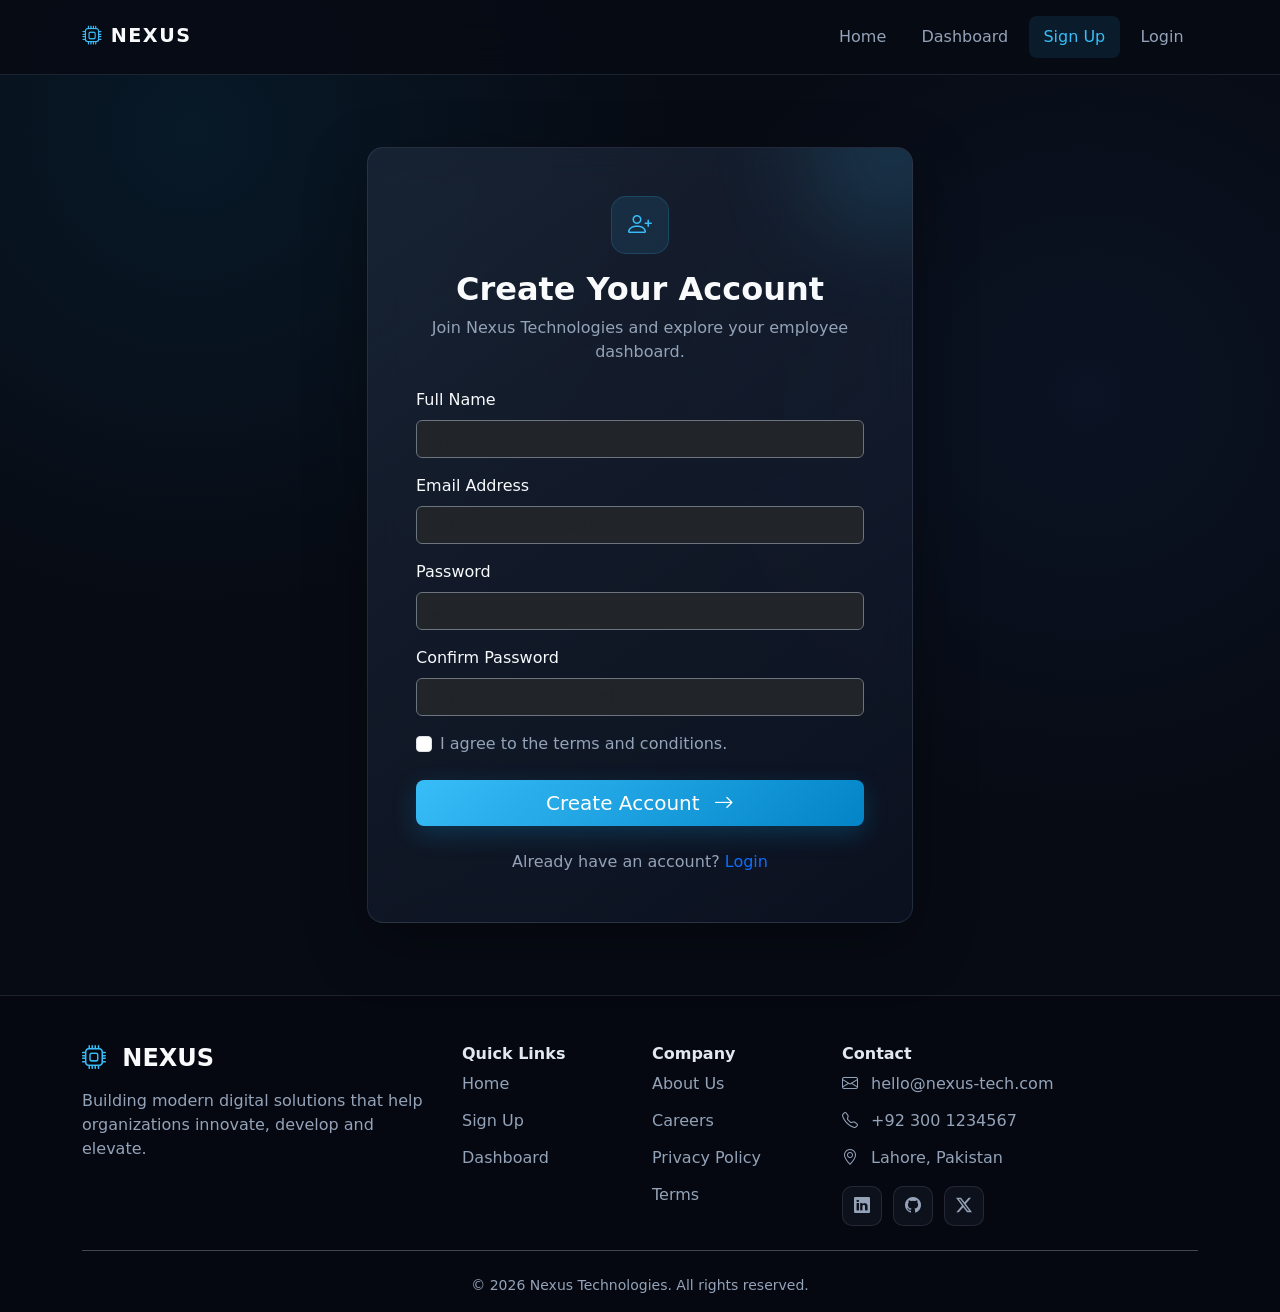
<file: signup.html>
<!DOCTYPE html>
<html lang="en">
<head>
    <meta charset="UTF-8">
    <meta name="viewport" content="width=device-width, initial-scale=1.0">

    <title>Sign Up | Nexus Technologies</title>

    <!-- Bootstrap 5 -->
    <link
        href="https://cdn.jsdelivr.net/npm/bootstrap@5.3.3/dist/css/bootstrap.min.css"
        rel="stylesheet"
    >

    <!-- Bootstrap Icons -->
    <link
        rel="stylesheet"
        href="https://cdn.jsdelivr.net/npm/bootstrap-icons@1.11.3/font/bootstrap-icons.min.css"
    >

    <!-- Shared CSS -->
    <link rel="stylesheet" href="style.css">
</head>

<body>

    <!-- ================= NAVBAR ================= -->

    <header>
        <nav class="navbar navbar-expand-lg navbar-dark bg-dark">

            <div class="container">

                <a class="navbar-brand fw-bold" href="index.html">
                    <i class="bi bi-cpu"></i>
                    NEXUS
                </a>

                <button
                    class="navbar-toggler"
                    type="button"
                    data-bs-toggle="collapse"
                    data-bs-target="#mainNavbar"
                    aria-controls="mainNavbar"
                    aria-expanded="false"
                    aria-label="Toggle navigation"
                >
                    <span class="navbar-toggler-icon"></span>
                </button>

                <div class="collapse navbar-collapse" id="mainNavbar">

                    <ul class="navbar-nav ms-auto align-items-lg-center">

                        <li class="nav-item">
                            <a class="nav-link" href="index.html">
                                Home
                            </a>
                        </li>

                        <li class="nav-item">
                            <a class="nav-link" href="dashboard.html">
                                Dashboard
                            </a>
                        </li>

                        <li class="nav-item">
                            <a class="nav-link active" href="signup.html">
                                Sign Up
                            </a>
                        </li>

                        <li class="nav-item">
                            <a class="nav-link" href="login.html">
                                Login
                            </a>
                        </li>

                    </ul>

                </div>

            </div>

        </nav>
    </header>


    <!-- ================= SIGNUP SECTION ================= -->

    <main>

        <section class="py-5">

            <div class="container py-4">

                <div class="row justify-content-center">

                    <div class="col-lg-6 col-md-8">

                        <div class="hero-card rounded-4 p-4 p-md-5">

                            <div class="text-center mb-4">

                                <div class="icon-box mx-auto mb-3">
                                    <i class="bi bi-person-plus"></i>
                                </div>

                                <h1 class="h2 fw-bold">
                                    Create Your Account
                                </h1>

                                <p class="text-secondary">
                                    Join Nexus Technologies and explore
                                    your employee dashboard.
                                </p>

                            </div>


                            <!-- SUCCESS MESSAGE -->

                            <div
                                id="successMessage"
                                class="alert alert-success d-none"
                                role="alert"
                            >
                                <i class="bi bi-check-circle me-2"></i>
                                Account created successfully! Redirecting...
                            </div>


                            <!-- SIGNUP FORM -->

                            <form
                                id="signupForm"
                                class="needs-validation"
                                novalidate
                            >

                                <!-- NAME -->

                                <div class="mb-3">

                                    <label
                                        for="fullName"
                                        class="form-label"
                                    >
                                        Full Name
                                    </label>

                                    <input
                                        type="text"
                                        class="form-control bg-dark text-light border-secondary"
                                        id="fullName"
                                        name="fullName"
                                        placeholder="Enter your full name"
                                        required
                                    >

                                    <div class="invalid-feedback">
                                        Please enter your full name.
                                    </div>

                                </div>


                                <!-- EMAIL -->

                                <div class="mb-3">

                                    <label
                                        for="email"
                                        class="form-label"
                                    >
                                        Email Address
                                    </label>

                                    <input
                                        type="email"
                                        class="form-control bg-dark text-light border-secondary"
                                        id="email"
                                        name="email"
                                        placeholder="name@example.com"
                                        required
                                    >

                                    <div class="invalid-feedback">
                                        Please enter a valid email address.
                                    </div>

                                </div>


                                <!-- PASSWORD -->

                                <div class="mb-3">

                                    <label
                                        for="password"
                                        class="form-label"
                                    >
                                        Password
                                    </label>

                                    <input
                                        type="password"
                                        class="form-control bg-dark text-light border-secondary"
                                        id="password"
                                        name="password"
                                        placeholder="Create a password"
                                        minlength="6"
                                        required
                                    >

                                    <div class="invalid-feedback">
                                        Password must contain at least
                                        6 characters.
                                    </div>

                                </div>


                                <!-- CONFIRM PASSWORD -->

                                <div class="mb-3">

                                    <label
                                        for="confirmPassword"
                                        class="form-label"
                                    >
                                        Confirm Password
                                    </label>

                                    <input
                                        type="password"
                                        class="form-control bg-dark text-light border-secondary"
                                        id="confirmPassword"
                                        name="confirmPassword"
                                        placeholder="Confirm your password"
                                        required
                                    >

                                    <div class="invalid-feedback">
                                        Please confirm your password.
                                    </div>

                                </div>


                                <!-- TERMS -->

                                <div class="form-check mb-4">

                                    <input
                                        class="form-check-input"
                                        type="checkbox"
                                        id="terms"
                                        required
                                    >

                                    <label
                                        class="form-check-label text-secondary"
                                        for="terms"
                                    >
                                        I agree to the terms and conditions.
                                    </label>

                                    <div class="invalid-feedback">
                                        You must agree before submitting.
                                    </div>

                                </div>


                                <!-- SUBMIT -->

                                <button
                                    type="submit"
                                    class="btn btn-primary w-100 btn-lg"
                                >
                                    Create Account
                                    <i class="bi bi-arrow-right ms-2"></i>
                                </button>

                            </form>


                            <!-- LOGIN LINK -->

                            <p class="text-center text-secondary mt-4 mb-0">

                                Already have an account?

                                <a
                                    href="login.html"
                                    class="text-primary"
                                >
                                    Login
                                </a>

                            </p>

                        </div>

                    </div>

                </div>

            </div>

        </section>

    </main>


    <!-- ================= FOOTER ================= -->

    <footer class="footer-section pt-5 pb-3">

        <div class="container">

            <div class="row g-4">

                <div class="col-lg-4">

                    <h4 class="fw-bold">
                        <i class="bi bi-cpu me-2"></i>
                        NEXUS
                    </h4>

                    <p class="text-secondary mt-3">
                        Building modern digital solutions that help
                        organizations innovate, develop and elevate.
                    </p>

                </div>


                <div class="col-6 col-lg-2">

                    <h6 class="fw-bold">
                        Quick Links
                    </h6>

                    <ul class="list-unstyled footer-links">

                        <li>
                            <a href="index.html">
                                Home
                            </a>
                        </li>

                        <li>
                            <a href="signup.html">
                                Sign Up
                            </a>
                        </li>

                        <li>
                            <a href="dashboard.html">
                                Dashboard
                            </a>
                        </li>

                    </ul>

                </div>


                <div class="col-6 col-lg-2">

                    <h6 class="fw-bold">
                        Company
                    </h6>

                    <ul class="list-unstyled footer-links">

                        <li>
                            <a href="#">
                                About Us
                            </a>
                        </li>

                        <li>
                            <a href="#">
                                Careers
                            </a>
                        </li>

                        <li>
                            <a href="#">
                                Privacy Policy
                            </a>
                        </li>

                        <li>
                            <a href="#">
                                Terms
                            </a>
                        </li>

                    </ul>

                </div>


                <div class="col-lg-4">

                    <h6 class="fw-bold">
                        Contact
                    </h6>

                    <ul class="list-unstyled footer-links">

                        <li>
                            <i class="bi bi-envelope me-2"></i>
                            hello@nexus-tech.com
                        </li>

                        <li>
                            <i class="bi bi-telephone me-2"></i>
                            +92 300 1234567
                        </li>

                        <li>
                            <i class="bi bi-geo-alt me-2"></i>
                            Lahore, Pakistan
                        </li>

                    </ul>

                    <div class="social-links mt-3">

                        <a href="#" aria-label="LinkedIn">
                            <i class="bi bi-linkedin"></i>
                        </a>

                        <a href="#" aria-label="GitHub">
                            <i class="bi bi-github"></i>
                        </a>

                        <a href="#" aria-label="X">
                            <i class="bi bi-twitter-x"></i>
                        </a>

                    </div>

                </div>

            </div>


            <hr class="my-4">

            <div class="text-center text-secondary small">
                © 2026 Nexus Technologies. All rights reserved.
            </div>

        </div>

    </footer>


    <!-- Bootstrap JS -->

    <script
        src="https://cdn.jsdelivr.net/npm/bootstrap@5.3.3/dist/js/bootstrap.bundle.min.js">
    </script>


    <!-- Signup Validation + Redirect -->

    <script>

        const signupForm = document.getElementById("signupForm");

        const password = document.getElementById("password");

        const confirmPassword =
            document.getElementById("confirmPassword");

        const successMessage =
            document.getElementById("successMessage");


        confirmPassword.addEventListener("input", function () {

            if (confirmPassword.value !== password.value) {

                confirmPassword.setCustomValidity(
                    "Passwords do not match"
                );

            } else {

                confirmPassword.setCustomValidity("");

            }

        });


        signupForm.addEventListener("submit", function (event) {

            event.preventDefault();

            event.stopPropagation();


            if (!signupForm.checkValidity()) {

                signupForm.classList.add("was-validated");

                return;

            }


            successMessage.classList.remove("d-none");

            signupForm.classList.add("was-validated");


            setTimeout(function () {

                window.location.href = "dashboard.html";

            }, 1200);

        });

    </script>

</body>
</html>
</file>
<file: style.css>
/* =========================================================
   NEXUS TECHNOLOGIES
   Shared Website Styles
   ========================================================= */

:root {
    --bg-primary: #070b14;
    --bg-secondary: #0d1320;
    --bg-card: rgba(17, 24, 39, 0.72);

    --text-primary: #f8fafc;
    --text-secondary: #94a3b8;

    --accent: #38bdf8;
    --accent-dark: #0284c7;

    --border: rgba(148, 163, 184, 0.16);

    --shadow: 0 20px 60px rgba(0, 0, 0, 0.35);
}


/* =========================================================
   GLOBAL
   ========================================================= */

* {
    margin: 0;
    padding: 0;
    box-sizing: border-box;
}

html {
    scroll-behavior: smooth;
}

body {
    background:
        radial-gradient(
            circle at 15% 10%,
            rgba(14, 165, 233, 0.09),
            transparent 30%
        ),
        radial-gradient(
            circle at 85% 30%,
            rgba(59, 130, 246, 0.07),
            transparent 30%
        ),
        var(--bg-primary);

    color: var(--text-primary);

    font-family:
        Inter,
        system-ui,
        -apple-system,
        BlinkMacSystemFont,
        "Segoe UI",
        sans-serif;

    min-height: 100vh;
}

a {
    text-decoration: none;
}

.text-secondary {
    color: var(--text-secondary) !important;
}


/* =========================================================
   NAVBAR
   ========================================================= */

.navbar {
    background: rgba(7, 11, 20, 0.88) !important;

    backdrop-filter: blur(16px);
    -webkit-backdrop-filter: blur(16px);

    border-bottom: 1px solid var(--border);

    padding: 1rem 0;

    position: sticky;
    top: 0;
    z-index: 1000;
}

.navbar-brand {
    color: var(--text-primary) !important;

    font-size: 1.2rem;
    letter-spacing: 1.5px;
}

.navbar-brand i {
    color: var(--accent);
}

.nav-link {
    color: #94a3b8 !important;

    margin-left: 0.4rem;

    padding: 0.55rem 0.9rem !important;

    border-radius: 8px;

    transition:
        color 0.25s ease,
        background 0.25s ease;
}

.nav-link:hover {
    color: white !important;
    background: rgba(56, 189, 248, 0.08);
}

.nav-link.active {
    color: var(--accent) !important;
    background: rgba(56, 189, 248, 0.1);
}


/* =========================================================
   BUTTONS
   ========================================================= */

.btn-primary {
    background: linear-gradient(
        135deg,
        var(--accent),
        var(--accent-dark)
    );

    border: none;

    box-shadow:
        0 8px 25px rgba(14, 165, 233, 0.22);

    transition:
        transform 0.25s ease,
        box-shadow 0.25s ease;
}

.btn-primary:hover {
    background: linear-gradient(
        135deg,
        #7dd3fc,
        #0284c7
    );

    transform: translateY(-2px);

    box-shadow:
        0 12px 32px rgba(14, 165, 233, 0.3);
}

.btn-outline-light {
    border-color: rgba(255, 255, 255, 0.18);

    color: #e2e8f0;
}

.btn-outline-light:hover {
    color: white;

    background: rgba(255, 255, 255, 0.07);

    border-color: rgba(255, 255, 255, 0.3);
}


/* =========================================================
   HERO
   ========================================================= */

.hero-section {
    position: relative;
    overflow: hidden;

    min-height: 680px;

    display: flex;
    align-items: center;
}

.hero-section::before {
    content: "";

    position: absolute;

    width: 450px;
    height: 450px;

    top: -150px;
    right: -100px;

    background: rgba(14, 165, 233, 0.08);

    filter: blur(80px);

    border-radius: 50%;

    pointer-events: none;
}

.hero-section h1 {
    letter-spacing: -2px;
    line-height: 1.05;
}

.hero-section .lead {
    max-width: 680px;

    line-height: 1.8;
}


/* =========================================================
   HERO CARD
   ========================================================= */

.hero-card {
    background:
        linear-gradient(
            145deg,
            rgba(30, 41, 59, 0.72),
            rgba(15, 23, 42, 0.55)
        );

    border: 1px solid var(--border);

    box-shadow: var(--shadow);

    backdrop-filter: blur(18px);
    -webkit-backdrop-filter: blur(18px);

    position: relative;

    overflow: hidden;
}

.hero-card::before {
    content: "";

    position: absolute;

    width: 180px;
    height: 180px;

    top: -90px;
    right: -70px;

    background: rgba(56, 189, 248, 0.14);

    filter: blur(45px);

    border-radius: 50%;
}


/* =========================================================
   STAT BOXES
   ========================================================= */

.stat-box {
    background: rgba(15, 23, 42, 0.7);

    border: 1px solid var(--border);

    transition:
        transform 0.25s ease,
        border-color 0.25s ease;
}

.stat-box:hover {
    transform: translateY(-4px);

    border-color: rgba(56, 189, 248, 0.35);
}

.stat-box h3 {
    font-size: 1.55rem;
}


/* =========================================================
   SERVICES
   ========================================================= */

.service-card {
    background:
        linear-gradient(
            145deg,
            rgba(15, 23, 42, 0.82),
            rgba(10, 15, 27, 0.72)
        );

    border: 1px solid var(--border);

    box-shadow:
        0 12px 35px rgba(0, 0, 0, 0.18);

    transition:
        transform 0.3s ease,
        border-color 0.3s ease,
        box-shadow 0.3s ease;
}

.service-card:hover {
    transform: translateY(-8px);

    border-color: rgba(56, 189, 248, 0.35);

    box-shadow:
        0 20px 50px rgba(0, 0, 0, 0.3);
}

.icon-box {
    width: 58px;
    height: 58px;

    display: flex;
    align-items: center;
    justify-content: center;

    border-radius: 15px;

    background: rgba(56, 189, 248, 0.1);

    border: 1px solid rgba(56, 189, 248, 0.18);

    color: var(--accent);

    font-size: 1.5rem;
}

.service-card h4 {
    margin-bottom: 1rem;
}

.service-card p {
    line-height: 1.7;
}


/* =========================================================
   NUMBERS
   ========================================================= */

.numbers-section {
    background:
        linear-gradient(
            90deg,
            rgba(14, 165, 233, 0.04),
            rgba(59, 130, 246, 0.07),
            rgba(14, 165, 233, 0.04)
        );

    border-top: 1px solid var(--border);
    border-bottom: 1px solid var(--border);
}

.numbers-section h2 {
    color: var(--accent);
}


/* =========================================================
   CTA
   ========================================================= */

.cta-card {
    background:
        radial-gradient(
            circle at center,
            rgba(14, 165, 233, 0.12),
            transparent 65%
        ),
        rgba(15, 23, 42, 0.75);

    border: 1px solid var(--border);

    box-shadow: var(--shadow);
}


/* =========================================================
   FOOTER
   ========================================================= */

.footer-section {
    background: #050811;

    border-top: 1px solid var(--border);
}

.footer-section h4 i {
    color: var(--accent);
}

.footer-section h6 {
    color: #e2e8f0;
}

.footer-links li {
    margin-bottom: 0.7rem;

    color: var(--text-secondary);

    line-height: 1.6;
}

.footer-links a {
    color: var(--text-secondary);

    transition: color 0.2s ease;
}

.footer-links a:hover {
    color: var(--accent);
}

.social-links {
    display: flex;
    gap: 0.7rem;
}

.social-links a {
    width: 40px;
    height: 40px;

    display: flex;
    align-items: center;
    justify-content: center;

    border-radius: 10px;

    color: #94a3b8;

    background: rgba(148, 163, 184, 0.06);

    border: 1px solid var(--border);

    transition:
        color 0.25s ease,
        background 0.25s ease,
        transform 0.25s ease;
}

.social-links a:hover {
    color: var(--accent);

    background: rgba(56, 189, 248, 0.08);

    transform: translateY(-3px);
}


/* =========================================================
   BADGES
   ========================================================= */

.badge {
    letter-spacing: 0.3px;
}


/* =========================================================
   RESPONSIVE DESIGN
   ========================================================= */

@media (max-width: 991px) {

    .hero-section {
        min-height: auto;
    }

    .hero-section h1 {
        font-size: 3.2rem;
    }

    .navbar-nav {
        padding-top: 1rem;
    }

    .nav-link {
        margin-left: 0;
    }
}


@media (max-width: 767px) {

    .hero-section {
        padding-top: 3rem !important;
        padding-bottom: 3rem !important;
    }

    .hero-section h1 {
        font-size: 2.6rem;

        letter-spacing: -1px;
    }

    .hero-section .lead {
        font-size: 1rem;
    }

    .hero-card {
        margin-top: 1rem;
    }

    .service-card {
        padding: 1.5rem !important;
    }
}


@media (max-width: 575px) {

    .hero-section h1 {
        font-size: 2.2rem;
    }

    .hero-section .btn {
        width: 100%;
    }

    .hero-section .d-flex {
        width: 100%;
    }

    .cta-card {
        padding: 2rem !important;
    }
}
</file>
